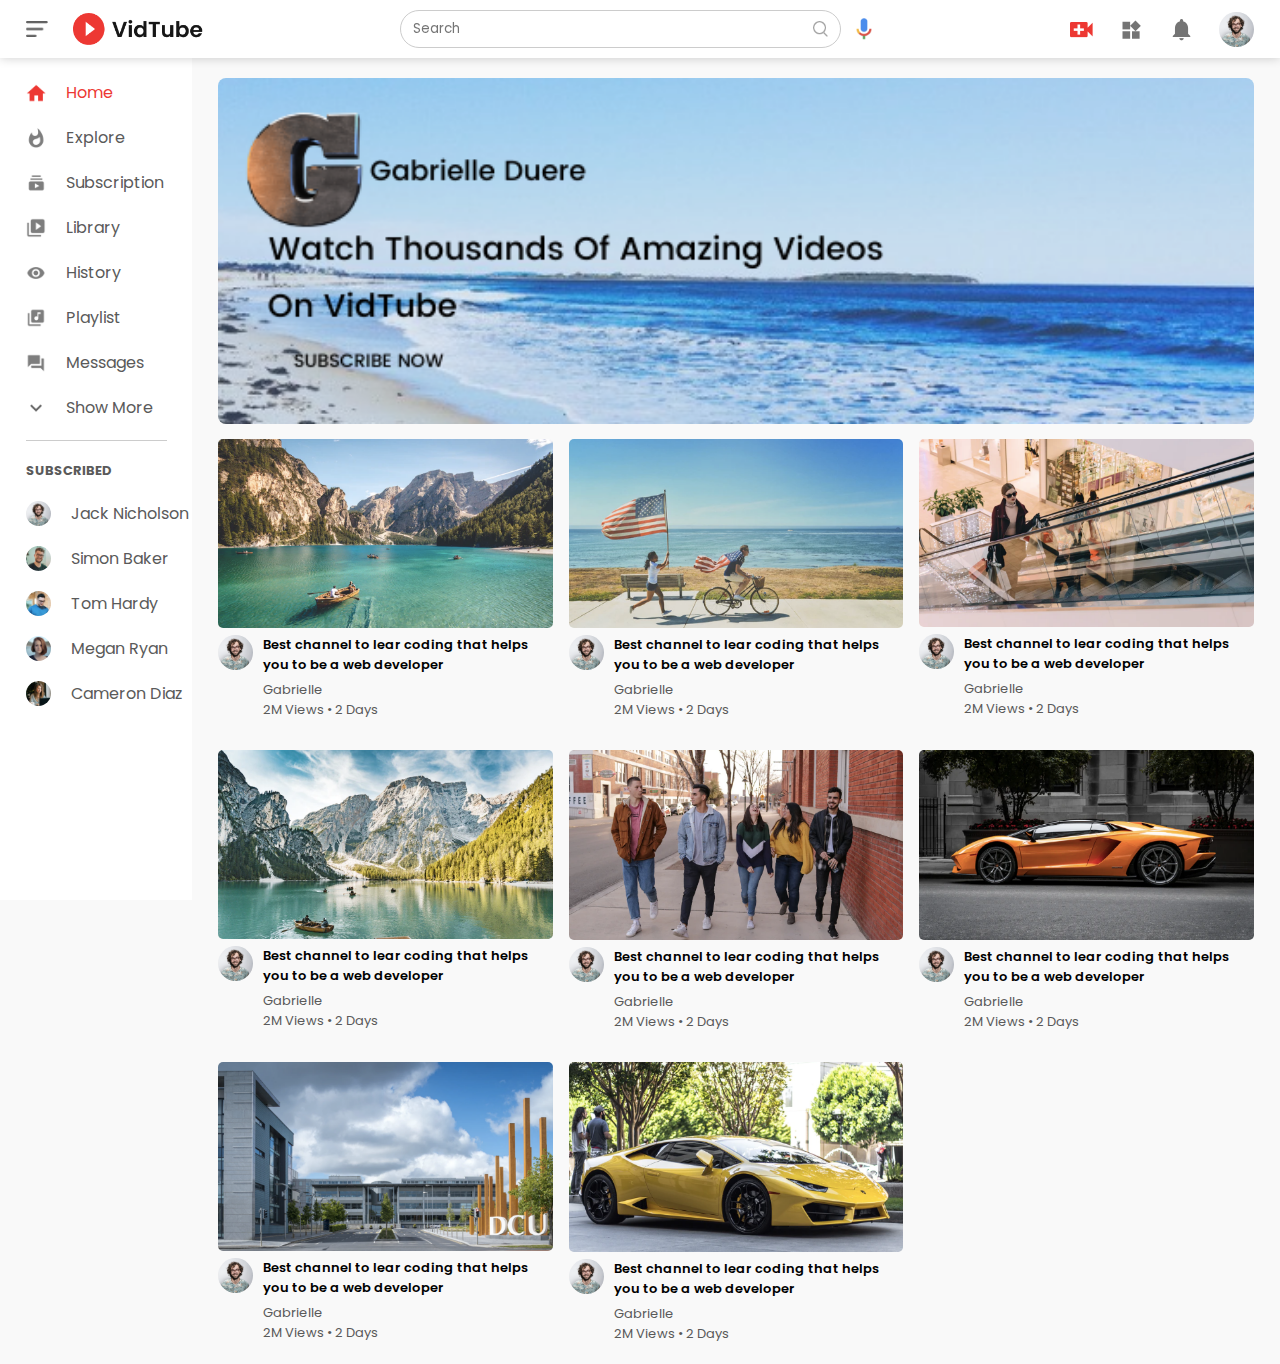
<file: index.html>
<html lang="en">
<head>
    <meta charset="UTF-8">
    <meta http-equiv="X-UA-Compatible" content="IE=edge">
    <meta name="viewport" content="width=device-width, initial-scale=1.0">
    <link rel="preconnect" href="https://fonts.googleapis.com">
    <link rel="preconnect" href="https://fonts.gstatic.com" crossorigin>
    <link href="https://fonts.googleapis.com/css2?family=Poppins:ital,wght@0,100;0,200;0,300;0,400;0,500;0,600;0,800;0,900;1,100;1,200;1,300;1,400;1,500;1,600;1,800;1,900&display=swap" rel="stylesheet">
    <link rel="stylesheet" href="/styles.css">
    <title>Video Sharing Website</title>
</head>
<body>
    <!-- navbar -->
    <nav class="flex-div">
        <div class="nav-left flex-div">
            <img src="/Assets/images/menu.png" alt="" class="menu-icon">
            <img src="/Assets/images/logo.png" alt="" class="logo">
        </div>
        <div class="nav-middle flex-div">
            <div class="search-box flex-div">
                <input type="text" placeholder="Search">
                <img src="/Assets/images/search.png" alt="">
            </div>
            <img src="/Assets/images/voice-search.png" alt="" class="mic-icon">
        </div>
        <div class="nav-right flex-div">
            <img src="/Assets/images/upload.png" alt="">
            <img src="/Assets/images/more.png" alt="">
            <img src="/Assets/images/notification.png" alt="">
            <img src="/Assets/images/Jack.png" alt="" class="user-icon">
        </div>
    </nav>
    <!-- sidebar -->
    <div class="sidebar"> 
        <div class="shortcut-links">
            <a href="">
                <img src="/Assets/images/home.png" alt="">
                <p>Home</p>
            </a>
            <a href="">
                <img src="/Assets/images/explore.png" alt="">
                <p>Explore</p>
            </a>
            <a href="">
                <img src="/Assets/images/subscriprion.png" alt="">
                <p>Subscription</p>
            </a>
            <a href="">
                <img src="/Assets/images/library.png" alt="">
                <p>Library</p>
            </a>
            <a href="">
                <img src="/Assets/images/history.png" alt="">
                <p>History</p>
            </a>
            <a href="">
                <img src="/Assets/images/playlist.png" alt="">
                <p>Playlist</p>
            </a>
            <a href="">
                <img src="/Assets/images/messages.png" alt="">
                <p>Messages</p>
            </a>
            <a href="">
                <img src="/Assets/images/show-more.png" alt="">
                <p>Show More</p>
            </a>
            <hr>
        </div>

        <div class="subscribed-list">
            <h3>SUBSCRIBED</h3>
            <a href="">
                <img src="/Assets/images/Jack.png" alt="">
                <p>Jack Nicholson</p>
            </a>
            <a href="">
                <img src="/Assets/images/simon.png" alt="">
                <p>Simon Baker</p>
            </a>
            <a href="">
                <img src="/Assets/images/tom.png" alt="">
                <p>Tom Hardy</p>
            </a>
            <a href="">
                <img src="/Assets/images/megan.png" alt="">
                <p>Megan Ryan</p>
            </a>
            <a href="">
                <img src="/Assets/images/cameron.png" alt="">
                <p>Cameron Diaz</p>
            </a>
        </div>
    </div>

    <!-- main -->
    <div class="container">
        <div class="banner">
            <img src="/Assets/images/Add a heading.png" alt="">
        </div>
        <div class="list-container">
            <div class="vid-list">
                <a href="play-video.html"><img src="/Assets/images/thumbnail1.png" class="thumbnail" alt=""></a>
                <div class="flex-div">
                    <img src="/Assets/images/Jack.png" alt="">
                    <div class="vid-info">
                        <a href="play-video.html">Best channel to lear coding that helps you to be a web developer</a>
                        <p>Gabrielle</p>
                        <p>2M Views &bull; 2 Days</p>
                    </div>
                </div>
            </div>
            <div class="vid-list">
                <a href="play-video.html"><img src="/Assets/images/thumbnail2.png" class="thumbnail" alt=""></a>
                <div class="flex-div">
                    <img src="/Assets/images/Jack.png" alt="">
                    <div class="vid-info">
                        <a href="play-video.html">Best channel to lear coding that helps you to be a web developer</a>
                        <p>Gabrielle</p>
                        <p>2M Views &bull; 2 Days</p>
                    </div>
                </div>
            </div>
            <div class="vid-list">
                <a href="play-video.html"><img src="/Assets/images/thumbnail3.png" class="thumbnail" alt=""></a>
                <div class="flex-div">
                    <img src="/Assets/images/Jack.png" alt="">
                    <div class="vid-info">
                        <a href="play-video.html">Best channel to lear coding that helps you to be a web developer</a>
                        <p>Gabrielle</p>
                        <p>2M Views &bull; 2 Days</p>
                    </div>
                </div>
            </div>
            <div class="vid-list">
                <a href="play-video.html"><img src="/Assets/images/thumbnail4.png" class="thumbnail" alt=""></a>
                <div class="flex-div">
                    <img src="/Assets/images/Jack.png" alt="">
                    <div class="vid-info">
                        <a href="play-video.html">Best channel to lear coding that helps you to be a web developer</a>
                        <p>Gabrielle</p>
                        <p>2M Views &bull; 2 Days</p>
                    </div>
                </div>
            </div>
            <div class="vid-list">
                <a href="play-video.html"><img src="/Assets/images/thumbnail5.png" class="thumbnail" alt=""></a>
                <div class="flex-div">
                    <img src="/Assets/images/Jack.png" alt="">
                    <div class="vid-info">
                        <a href="play-video.html">Best channel to lear coding that helps you to be a web developer</a>
                        <p>Gabrielle</p>
                        <p>2M Views &bull; 2 Days</p>
                    </div>
                </div>
            </div>
            <div class="vid-list">
                <a href="play-video.html"><img src="/Assets/images/thumbnail6.png" class="thumbnail" alt=""></a>
                <div class="flex-div">
                    <img src="/Assets/images/Jack.png" alt="">
                    <div class="vid-info">
                        <a href="play-video.html">Best channel to lear coding that helps you to be a web developer</a>
                        <p>Gabrielle</p>
                        <p>2M Views &bull; 2 Days</p>
                    </div>
                </div>
            </div>
            <div class="vid-list">
                <a href="play-video.html"><img src="/Assets/images/thumbnail7.png" class="thumbnail" alt=""></a>
                <div class="flex-div">
                    <img src="/Assets/images/Jack.png" alt="">
                    <div class="vid-info">
                        <a href="play-video.html">Best channel to lear coding that helps you to be a web developer</a>
                        <p>Gabrielle</p>
                        <p>2M Views &bull; 2 Days</p>
                    </div>
                </div>
            </div>
            <div class="vid-list">
                <a href="play-video.html"><img src="/Assets/images/thumbnail8.png" class="thumbnail" alt=""></a>
                <div class="flex-div">
                    <img src="/Assets/images/Jack.png" alt="">
                    <div class="vid-info">
                        <a href="play-video.html">Best channel to lear coding that helps you to be a web developer</a>
                        <p>Gabrielle</p>
                        <p>2M Views &bull; 2 Days</p>
                    </div>
                </div>
            </div>
        </div>
    </div>
    <script src="script.js"></script>
</body>
</html>
</file>
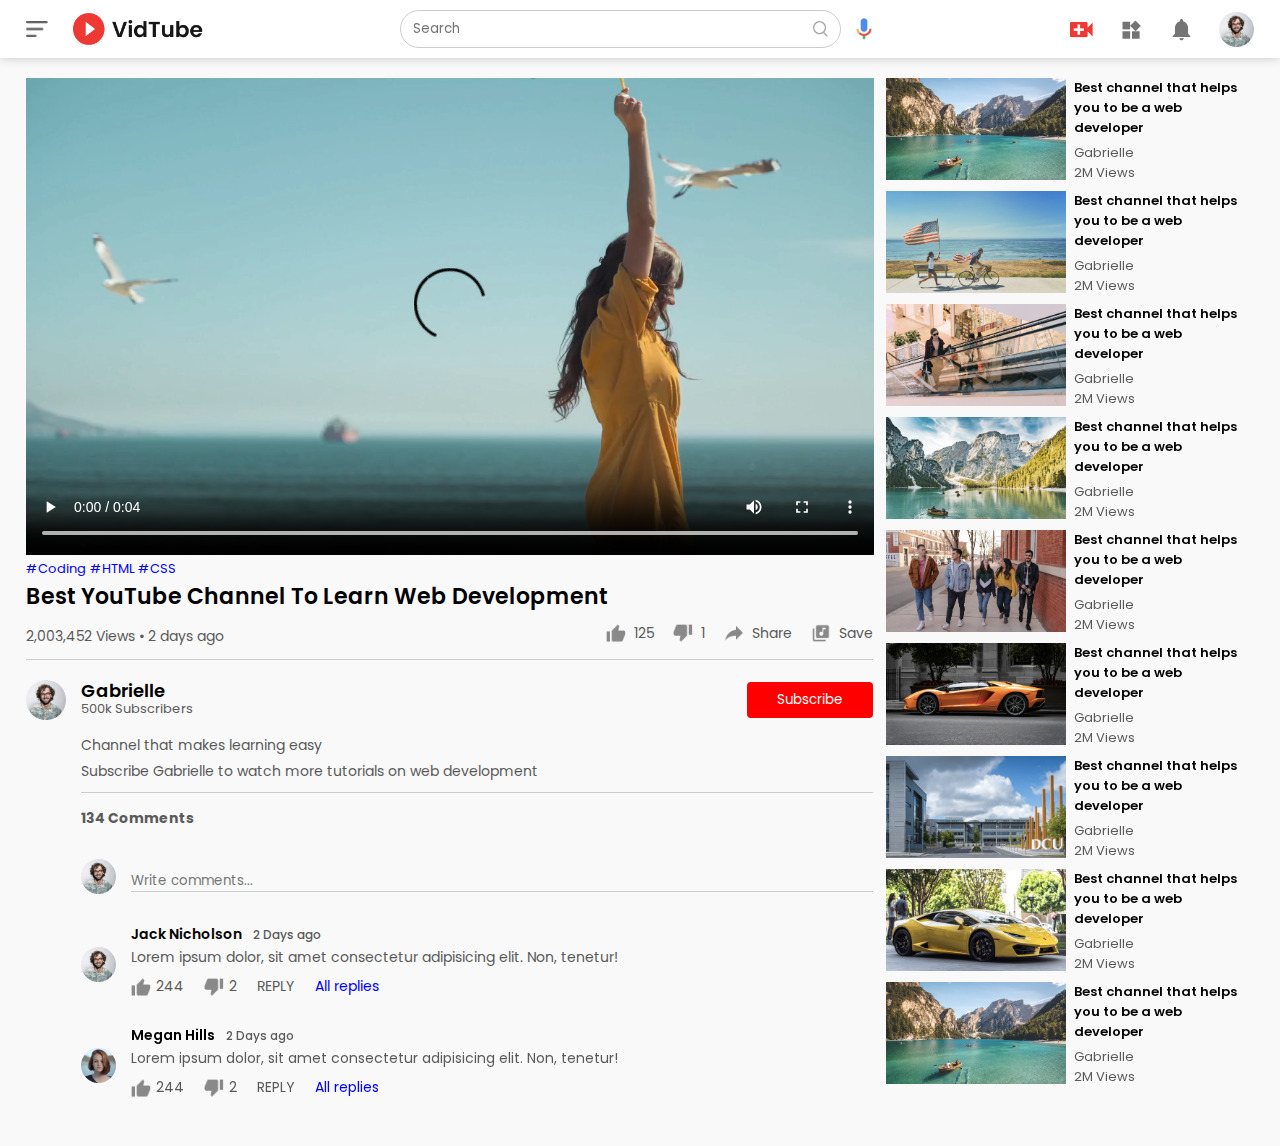
<file: play-video.html>
<html lang="en">
<head>
    <meta charset="UTF-8">
    <meta http-equiv="X-UA-Compatible" content="IE=edge">
    <meta name="viewport" content="width=device-width, initial-scale=1.0">
    <title>Play Video on vidTube</title>
    <link rel="stylesheet" href="styles.css">
    <link rel="preconnect" href="https://fonts.googleapis.com">
    <link rel="preconnect" href="https://fonts.gstatic.com" crossorigin>
    <link href="https://fonts.googleapis.com/css2?family=Poppins:ital,wght@0,100;0,200;0,300;0,400;0,500;0,600;0,800;0,900;1,100;1,200;1,300;1,400;1,500;1,600;1,800;1,900&display=swap" rel="stylesheet">
</head>
<body>
    <nav class="flex-div">
        <div class="nav-left flex-div">
            <img src="/Assets/images/menu.png" alt="" class="menu-icon">
            <img src="/Assets/images/logo.png" alt="" class="logo">
        </div>
        <div class="nav-middle flex-div">
            <div class="search-box flex-div">
                <input type="text" placeholder="Search">
                <img src="/Assets/images/search.png" alt="">
            </div>
            <img src="/Assets/images/voice-search.png" alt="" class="mic-icon">
        </div>
        <div class="nav-right flex-div">
            <img src="/Assets/images/upload.png" alt="">
            <img src="/Assets/images/more.png" alt="">
            <img src="/Assets/images/notification.png" alt="">
            <img src="/Assets/images/Jack.png" alt="" class="user-icon">
        </div>
    </nav>

    <div class="container play-container">
        <div class="row">
            <div class="play-video">
                <video controls autoplay>
                    <source src="/Assets/images/video.mp4" type="video/mp4">
                </video>
                <div class="tags">
                    <a href="">#Coding</a> <a href="">#HTML</a> <a href="">#CSS</a> <a href="#JS"></a>
                </div>
                <h3>Best YouTube Channel To Learn Web Development</h3>
                <div class="play-video-info">
                    <p>2,003,452 Views &bull; 2 days ago</p>
                    <div>
                        <a href="">
                            <img src="/Assets/images/like.png" alt="">125
                        </a>
                        <a href="">
                            <img src="/Assets/images/dislike.png" alt="">1
                        </a>
                        <a href="">
                            <img src="/Assets/images/share.png" alt="">Share
                        </a>
                        <a href="">
                            <img src="/Assets/images/save.png" alt="">Save
                        </a>
                    </div>
                </div>
                <hr>
                <div class="publisher">
                    <img src="/Assets/images/Jack.png" alt="">
                    <div>
                        <p>Gabrielle</p>
                        <span>500k Subscribers</span>
                    </div>
                    <button type="button">Subscribe</button>
                </div>
                <div class="vid-description">
                    <p>Channel that makes learning easy</p>
                    <p>Subscribe Gabrielle to watch more tutorials on web development</p>
                    <hr>
                    <h4>134 Comments</h4>
                    <div class="add-comment">
                        <img src="/Assets/images/Jack.png" alt="">
                        <input type="text" placeholder="Write comments...">
                    </div>
                    <div class="old-comments">
                        <img src="/Assets/images/Jack.png" alt="">
                        <div>
                            <h3>Jack Nicholson <span>2 Days ago</span></h3> 
                            <p>Lorem ipsum dolor, sit amet consectetur adipisicing elit. Non, tenetur!</p>
                            <div class="comment-action">
                                <img src="/Assets/images/like.png" alt="">
                                <span>244</span>
                                <img src="/Assets/images/dislike.png" alt="">
                                <span>2</span>
                                <span>REPLY</span>
                                <a href="">All replies</a>
                            </div>
                        </div>
                    </div>
                    <div class="old-comments">
                        <img src="/Assets/images/megan.png" alt="">
                        <div>
                            <h3>Megan Hills <span>2 Days ago</span></h3> 
                            <p>Lorem ipsum dolor, sit amet consectetur adipisicing elit. Non, tenetur!</p>
                            <div class="comment-action">
                                <img src="/Assets/images/like.png" alt="">
                                <span>244</span>
                                <img src="/Assets/images/dislike.png" alt="">
                                <span>2</span>
                                <span>REPLY</span>
                                <a href="">All replies</a>
                            </div>
                        </div>
                    </div>
                </div>
            </div>
            <div class="right-sidebar">
                <div class="side-video-list">
                    <a href="" class="small-thumbnail"><img src="/Assets/images/thumbnail1.png" alt=""></a>
                    <div class="vid-info">
                        <a href="">Best channel that helps you to be a web developer</a>
                        <p>Gabrielle</p>
                        <p>2M Views</p>
                    </div>
                </div>
                <div class="side-video-list">
                    <a href="" class="small-thumbnail"><img src="/Assets/images/thumbnail2.png" alt=""></a>
                    <div class="vid-info">
                        <a href="">Best channel that helps you to be a web developer</a>
                        <p>Gabrielle</p>
                        <p>2M Views</p>
                    </div>
                </div>
                <div class="side-video-list">
                    <a href="" class="small-thumbnail"><img src="/Assets/images/thumbnail3.png" alt=""></a>
                    <div class="vid-info">
                        <a href="">Best channel that helps you to be a web developer</a>
                        <p>Gabrielle</p>
                        <p>2M Views</p>
                    </div>
                </div>
                <div class="side-video-list">
                    <a href="" class="small-thumbnail"><img src="/Assets/images/thumbnail4.png" alt=""></a>
                    <div class="vid-info">
                        <a href="">Best channel that helps you to be a web developer</a>
                        <p>Gabrielle</p>
                        <p>2M Views</p>
                    </div>
                </div> 
                <div class="side-video-list">
                    <a href="" class="small-thumbnail"><img src="/Assets/images/thumbnail5.png" alt=""></a>
                    <div class="vid-info">
                        <a href="">Best channel that helps you to be a web developer</a>
                        <p>Gabrielle</p>
                        <p>2M Views</p>
                    </div>
                </div>
                <div class="side-video-list">
                    <a href="" class="small-thumbnail"><img src="/Assets/images/thumbnail6.png" alt=""></a>
                    <div class="vid-info">
                        <a href="">Best channel that helps you to be a web developer</a>
                        <p>Gabrielle</p>
                        <p>2M Views</p>
                    </div>
                </div>
                <div class="side-video-list">
                    <a href="" class="small-thumbnail"><img src="/Assets/images/thumbnail7.png" alt=""></a>
                    <div class="vid-info">
                        <a href="">Best channel that helps you to be a web developer</a>
                        <p>Gabrielle</p>
                        <p>2M Views</p>
                    </div>
                </div>
                <div class="side-video-list">
                    <a href="" class="small-thumbnail"><img src="/Assets/images/thumbnail8.png" alt=""></a>
                    <div class="vid-info">
                        <a href="">Best channel that helps you to be a web developer</a>
                        <p>Gabrielle</p>
                        <p>2M Views</p>
                    </div>
                </div>
                <div class="side-video-list">
                    <a href="" class="small-thumbnail"><img src="/Assets/images/thumbnail1.png" alt=""></a>
                    <div class="vid-info">
                        <a href="">Best channel that helps you to be a web developer</a>
                        <p>Gabrielle</p>
                        <p>2M Views</p>
                    </div>
                </div>
            </div>
        </div>
    </div>
</body>
</html>
</file>
<file: styles.css>
* {
    margin: 0;
    padding: 0;
    font-family: 'poppins', 'sans-serif';
    box-sizing: border-box;
}

a{
    text-decoration: none;
    color: #5a5a5a;
}

img {
    cursor: pointer;
}

/* ================================= */
/* ===========NAVBAR========= */
/* ================================= */

.flex-div {
    display: flex;
    align-items: center;
}

nav {
    padding: 10px 2%;
    justify-content: space-between;
    box-shadow: 0 0 10px rgba(0, 0, 0, 0.2);
    background: #fff;
    position: sticky;
    top: 0;
    z-index: 10;
}

.nav-right img {
    width: 25px;
    margin-right: 25px;
}

.nav-right .user-icon {
    width: 35px;
    margin-right: 0;
    border-radius: 50%;
}

.nav-left .menu-icon {
    width: 22px;
    margin-right: 25px;
}

.nav-left .logo {
    width: 130px;   
}


.nav-middle .mic-icon {
    width: 16px;
}

.nav-middle .search-box {
    border: 1px solid #ccc;
    margin-right: 15px;
    padding: 8px 12px;
    border-radius: 25px;
}

.nav-middle .search-box input {
    width: 400px;
    border: 0;
    outline: 0;
    background: transparent;
}

.nav-middle .search-box img {
    width: 15px;
}
/* ================================= */
/* ===========SIDEBAR========= */
/* ================================= */
.sidebar {
    background: #fff;
    width: 15%;
    height: 100vh;
    position: fixed;
    top: 0;
    padding-left: 2%;
    padding-top: 80px;
}

.shortcut-links a img {
    width: 20px;
    margin-right: 20px;
}

.shortcut-links a{
    display: flex;
    align-items: center;
    margin-bottom: 20px;
    width: fit-content;
    flex-wrap: wrap;
}

.shortcut-links a:first-child {
    color: #ed3833;
}

.sidebar hr {
    border: 0;
    height: 1px;
    background: #ccc;
    width: 85%;
}

.subscribed-list h3 {
    font-size: 13px;
    margin: 20px 0;
    color: #5a5a5a;
}

.subscribed-list a {
    display: flex;
    align-items: center;
    width: fit-content;
    margin-bottom: 20px;
    flex-wrap: wrap;
}

.subscribed-list a img {
    width: 25px;
    border-radius: 50%;
    margin-right: 20px;
}

.small-sidebar {
    width: 5%;
}

.small-sidebar a p {
    display: none;
}

.small-sidebar h3 {
    display: none;
}

.small-sidebar hr {
    width: 50%;
    margin-bottom: 25px;
}

/* ================================= */
/* ===========MAIN========= */
/* ================================= */
.container {
    background: #f9f9f9;
    padding-left: 17%;
    padding-right: 2%;
    padding-top: 20px;
    padding-bottom: 20px;
}

.large-container {
    padding-left: 7%;
}

.banner {
    width: 100%;
}

.banner img {
    width: 100%;
    border-radius: 8px;
}

.list-container {
    display: grid;
    grid-template-columns: repeat(auto-fit, minmax(250px, 1fr));
    grid-column-gap: 16px;
    grid-row-gap: 30px;
    margin-top: 15px;
}

.vid-list .thumbnail{
    width: 100%;
    border-radius: 5px;
}

.vid-list .flex-div {
    align-items: flex-start;
    margin-top: 7px;
}

.vid-list .flex-div img {
    width: 35px;
    margin-right: 10px;
    border-radius: 50%;
}

.vid-info {
    color: #5a5a5a;
    font-size: 13px;
}

.vid-info a {
    color: #000;
    font-weight: 600;
    display: block;
    margin-bottom: 5px;
}

/* ================================= */
/* =======PLAY VIDEO PAGE=========== */
/* ================================= */
.play-container {
    padding-left: 2%;
}

.row {
    display: flex;
    justify-content: space-between;
    flex-wrap: wrap;
}

.play-video {
    flex-basis: 69%;
}

.right-sidebar {
    flex-basis: 30%;
}

.play-video video {
    width: 100%;
}

.side-video-list {
    display: flex;
    justify-content: space-between;
    margin-bottom: 8px;
}

.side-video-list img {
    width: 100%;
}

.side-video-list .small-thumbnail {
    flex-basis: 49%;
}

.side-video-list .vid-info {
    flex-basis: 49%;
}

.play-video .tags a {
    color: #0000ff;
    font-size: 13px;
}

.play-video h3 {
    font-weight: 600;
    font-size: 22px;
}

.play-video .play-video-info {
    display: flex;
    align-items: center;
    justify-content: space-between;
    flex-wrap: wrap;
    margin-top: 10px;
    font-size: 14px;
    color: #5a5a5a;
}

.play-video .play-video-info a img {
    width: 20px;
    margin-right: 8px;
}

.play-video .play-video-info a {
    display: inline-flex;
    align-items: center;
    margin-left: 15px;
}

.play-video hr {
    border: 0;
    height: 1px;
    background: #ccc;
    margin: 10px 0;
}

.publisher {
    display: flex;
    align-items: center;
    margin-top: 20px;
}

.publisher div {
    flex: 1;
    line-height: 18px;
}

.publisher div p {
    color: #000;
    font-weight: 600;
    font-size: 18px;
}

.publisher div span {
    font-size: 13px;
    color: #5a5a5a;
}

.publisher button {
    background: red;
    color: #fff;
    padding: 8px 30px;
    border: 0;
    outline: 0;
    border-radius: 4px;
    cursor: pointer;
}

.publisher img {
    width: 40px;
    border-radius: 50%;
    margin-right: 15px;
}

.vid-description {
    padding-left: 55px;
    margin: 15px 0;
}

.vid-description p {
    font-size: 14px;
    margin-bottom: 5px;
    color: #5a5a5a;
}

.vid-description h4 {
    font-size: 14px;
    color: #5a5a5a;
    margin-top: 15px;
}

.add-comment {
    display: flex;
    align-items: center;
    margin: 30px 0;
}

.add-comment img {
    width: 35px;
    border-radius: 50%;
    margin-right: 15px;
}

.add-comment input {
    border: 0;
    outline: 0;
    border-bottom: 1px solid #ccc;
    width: 100%;
    padding-top: 10px;
    background: transparent;
}

.old-comments {
    display: flex;
    align-items: center;
    margin: 20px 0;
}

.old-comments img {
    width: 35px;
    border-radius: 50%;
    margin-right: 15px;
}

.old-comments h3 {
    font-size: 14px;
    margin-bottom: 2px;
}

.old-comments h3 span {
    font-size: 12px;
    color: #5a5a5a;
    font-weight: 500;
    margin-left: 8px;
}

.old-comments .comment-action{
    display: flex;
    align-items: center;
    margin: 8px 0;
    font-size: 14px;
}

.old-comments .comment-action img {
    border-radius: 0;
    margin-right: 5px;
    width: 20px;
}

.old-comments .comment-action span {
    margin-right: 20px;
    color: #5a5a5a;
}

.old-comments .comment-action a {
    color: #0000ff;
}

@media (max-width: 900px){
    .menu-icon {
        display: none;
    }
    .sidebar {
        display: none;
    }
    .container, .large-container {
        padding-left: 5%;
        padding-right: 5%;
    }
    .nav-right img {
        display: none;
    }
    .nav-right .user-icon {
        display: block;
        width: 30px;
    }
    .nav-middle .search-box input{
        width: 100px;
    }
    .nav-middle .mic-icon {
        display: none;
    }
    .logo {
        width: 90pxshoreshore;
    }
    .play-video {
        flex-basis: 100%;
    }
    .right-sidebar {
        flex-basis: 100%;
    }
    .play-container {
        padding-left: 5%;
    }

    .vid-description{
        padding-left: 0;
    }

    .play-video .play-video-info a {
        margin-left: 0;
        margin-right: 15px;
        margin-top: 15px;
    }
}
</file>
